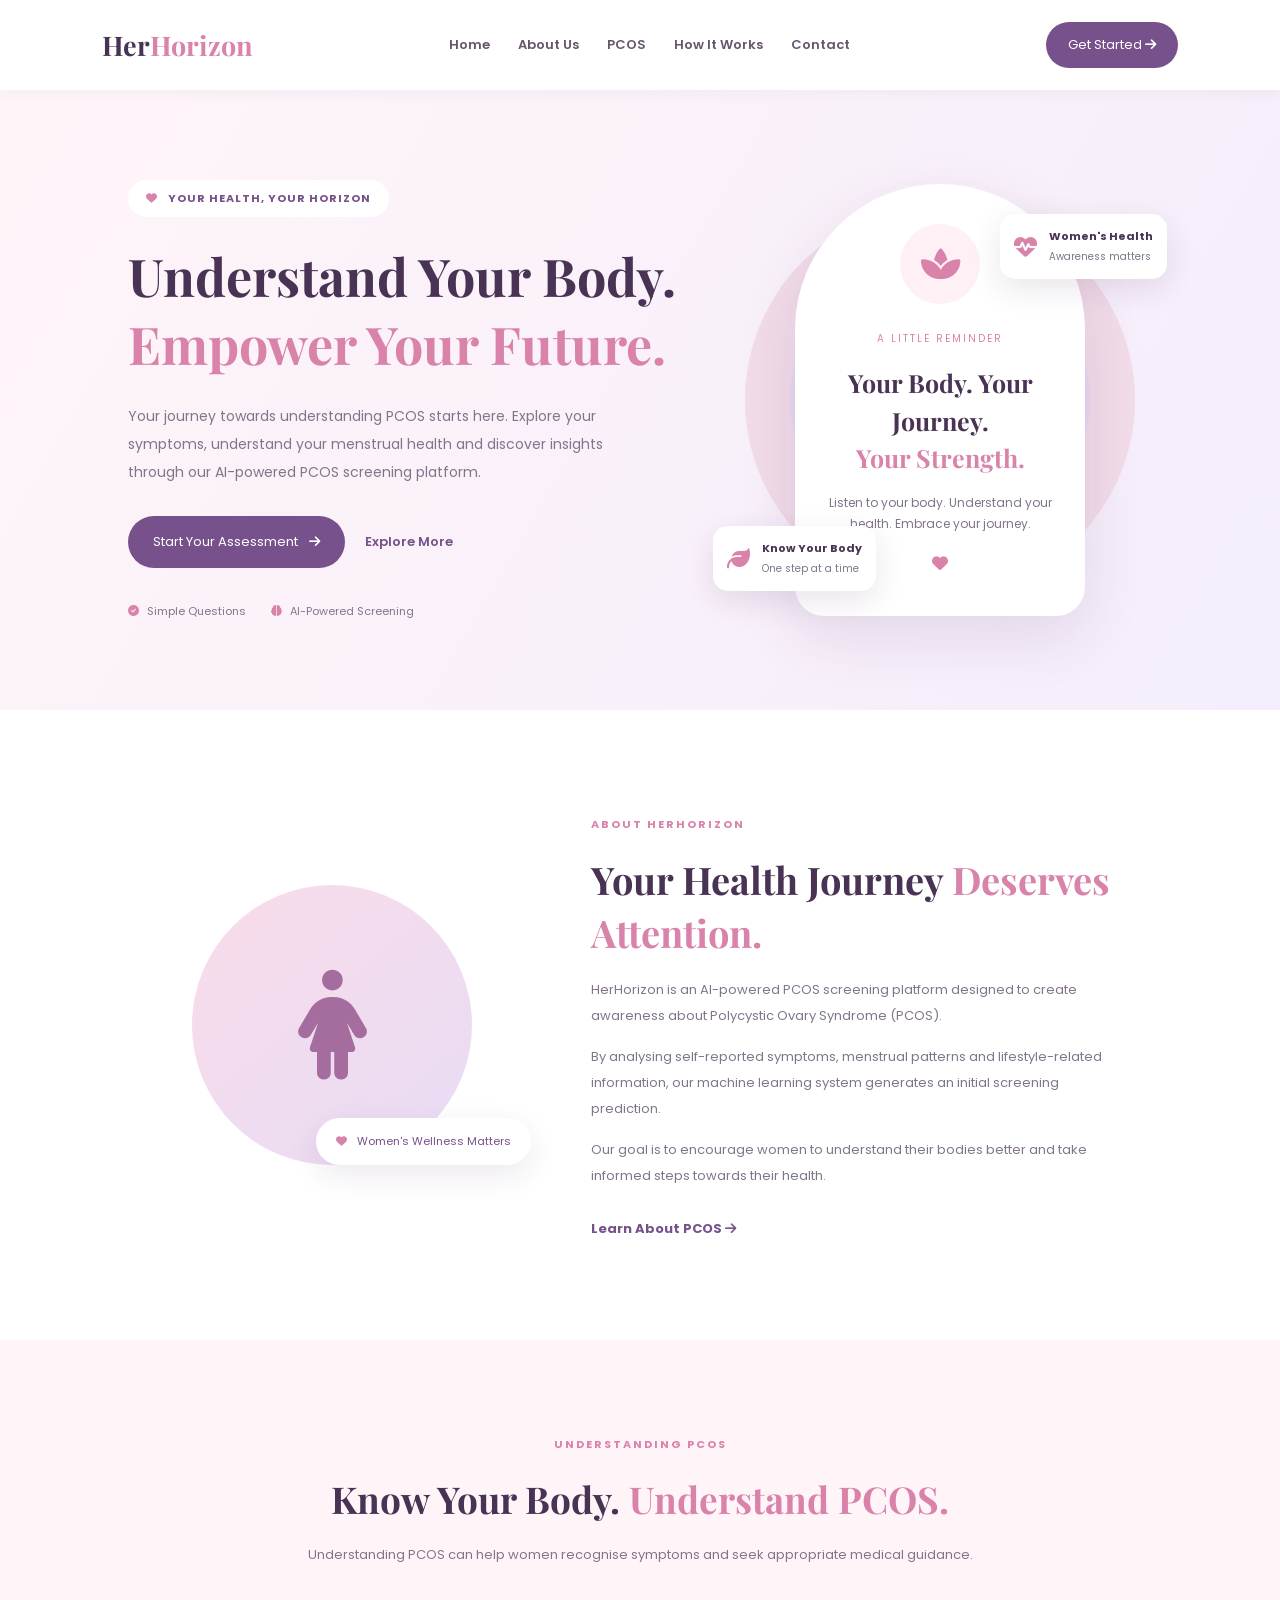
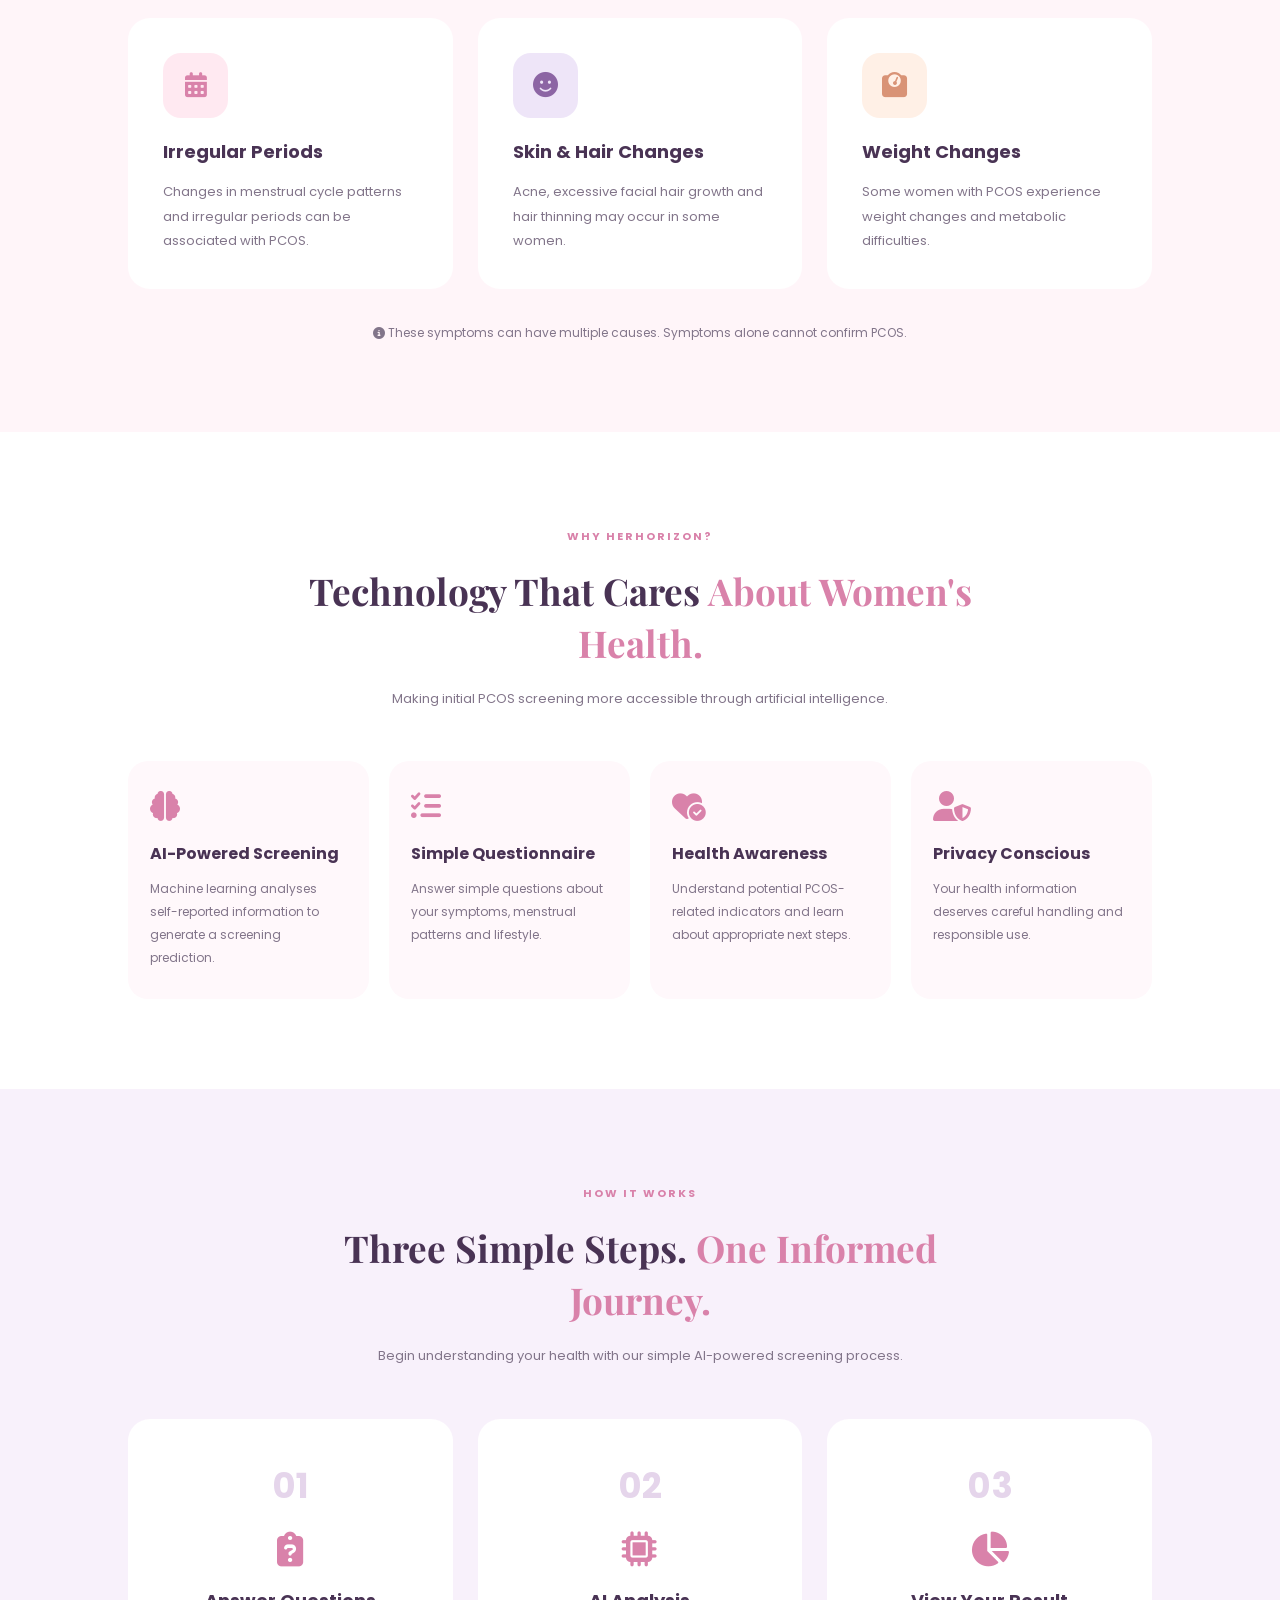
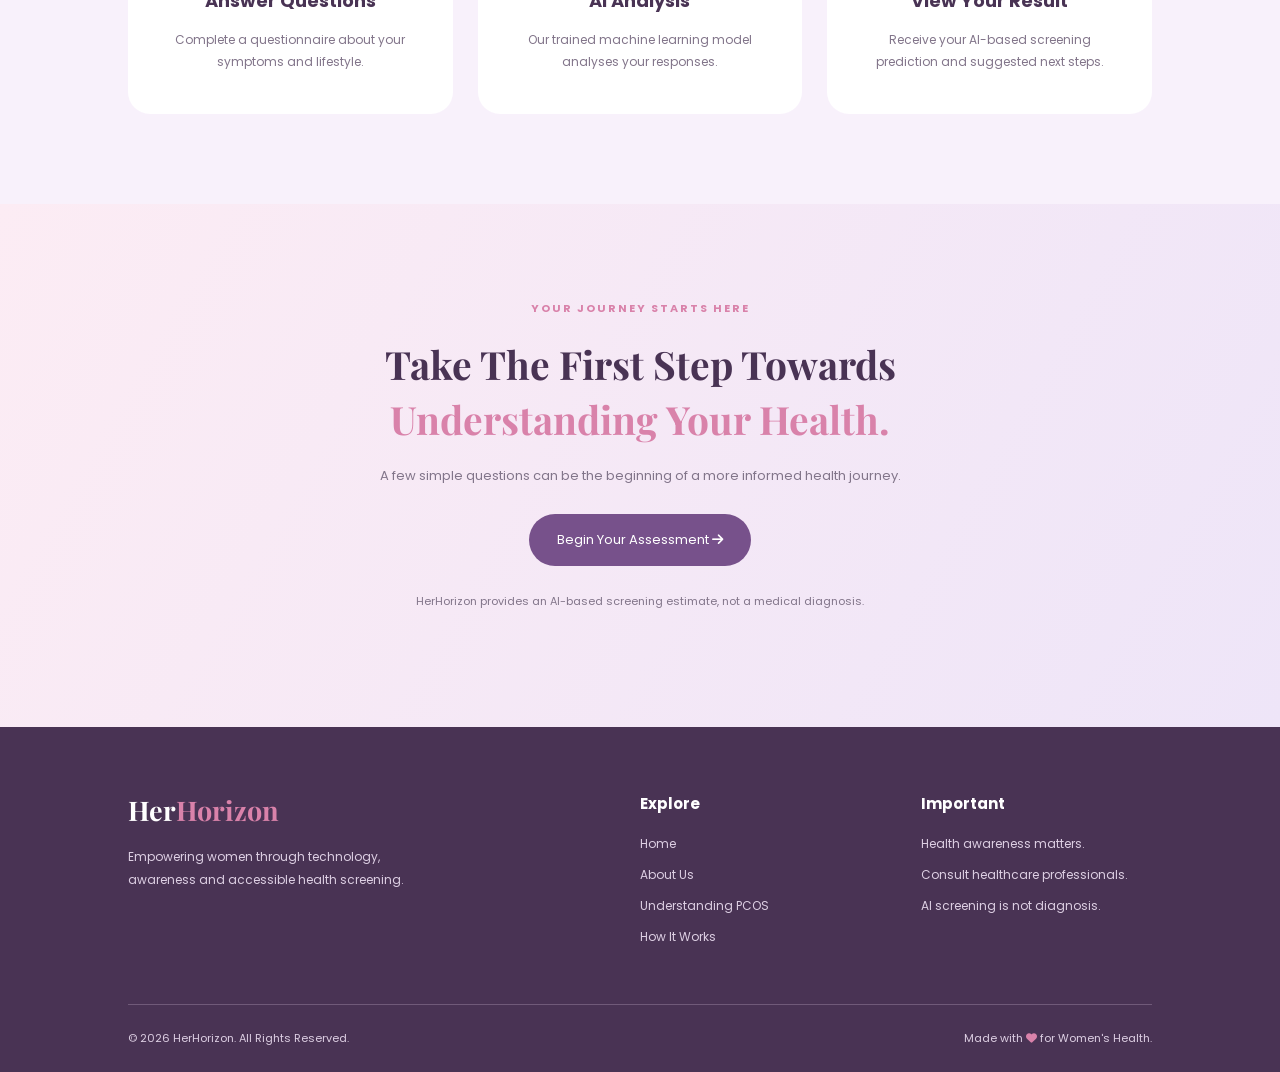
<file: HerHorizon2/HerHorizon2/templates/index.html>
<!DOCTYPE html>
<html lang="en">

<head>

    <meta charset="UTF-8">
    <meta name="viewport" content="width=device-width, initial-scale=1.0">

    <title>HerHorizon | Women's Health Platform</title>

    <link rel="stylesheet" href="../static/css/style.css">

    <link href="https://fonts.googleapis.com/css2?family=Poppins:wght@300;400;500;600;700;800&family=Playfair+Display:wght@500;600;700&display=swap" rel="stylesheet">

    <link rel="stylesheet" href="https://cdnjs.cloudflare.com/ajax/libs/font-awesome/6.5.0/css/all.min.css">

</head>

<body>

<!-- NAVBAR -->

<header class="navbar">

    <a href="#home" class="logo">
        Her<span>Horizon</span>
    </a>

    <nav class="nav-links">

        <a href="#home">Home</a>
        <a href="#about">About Us</a>
        <a href="#pcos">PCOS</a>
        <a href="#how-it-works">How It Works</a>
        <a href="#contact">Contact</a>

    </nav>

    <a href="#start" class="nav-btn">
        Get Started <i class="fa-solid fa-arrow-right"></i>
    </a>

</header>


<!-- HERO SECTION -->

<section class="hero" id="home">

    <div class="hero-content">

        <div class="hero-tag">
            <i class="fa-solid fa-heart"></i>
            YOUR HEALTH, YOUR HORIZON
        </div>

        <h1>
            Understand Your Body.
            <span>Empower Your Future.</span>
        </h1>

        <p class="hero-description">

            Your journey towards understanding PCOS starts here.

            Explore your symptoms, understand your menstrual
            health and discover insights through our
            AI-powered PCOS screening platform.

        </p>

        <div class="hero-buttons">

            <a href="#start" class="primary-btn">
                Start Your Assessment
                <i class="fa-solid fa-arrow-right"></i>
            </a>

            <a href="#about" class="secondary-btn">
                Explore More
            </a>

        </div>

        <div class="hero-features">

            <span>
                <i class="fa-solid fa-circle-check"></i>
                Simple Questions
            </span>

            <span>
                <i class="fa-solid fa-brain"></i>
                AI-Powered Screening
            </span>

        </div>

    </div>


    <div class="hero-visual">

        <div class="decor-circle circle-one"></div>
        <div class="decor-circle circle-two"></div>

        <div class="hero-card">

            <div class="hero-icon">
                <i class="fa-solid fa-spa"></i>
            </div>

            <span>A LITTLE REMINDER</span>

            <h2>
                Your Body.
                Your Journey.
                <span>Your Strength.</span>
            </h2>

            <p>
                Listen to your body.
                Understand your health.
                Embrace your journey.
            </p>

            <i class="fa-solid fa-heart heart-icon"></i>

        </div>

        <div class="floating-card top-card">

            <i class="fa-solid fa-heart-pulse"></i>

            <div>
                <strong>Women's Health</strong>
                <small>Awareness matters</small>
            </div>

        </div>

        <div class="floating-card bottom-card">

            <i class="fa-solid fa-leaf"></i>

            <div>
                <strong>Know Your Body</strong>
                <small>One step at a time</small>
            </div>

        </div>

    </div>

</section>


<!-- ABOUT SECTION -->

<section class="about-section" id="about">

    <div class="about-visual">

        <div class="about-circle">
            <i class="fa-solid fa-person-dress"></i>
        </div>

        <div class="about-badge">
            <i class="fa-solid fa-heart"></i>
            Women's Wellness Matters
        </div>

    </div>


    <div class="about-content">

        <span class="section-tag">ABOUT HERHORIZON</span>

        <h2>
            Your Health Journey
            <span>Deserves Attention.</span>
        </h2>

        <p>
            HerHorizon is an AI-powered PCOS screening platform
            designed to create awareness about Polycystic
            Ovary Syndrome (PCOS).
        </p>

        <p>
            By analysing self-reported symptoms, menstrual
            patterns and lifestyle-related information,
            our machine learning system generates an
            initial screening prediction.
        </p>

        <p>
            Our goal is to encourage women to understand
            their bodies better and take informed steps
            towards their health.
        </p>

        <a href="#pcos" class="text-link">
            Learn About PCOS
            <i class="fa-solid fa-arrow-right"></i>
        </a>

    </div>

</section>


<!-- PCOS SECTION -->

<section class="pcos-section" id="pcos">

    <div class="section-heading">

        <span class="section-tag">UNDERSTANDING PCOS</span>

        <h2>
            Know Your Body.
            <span>Understand PCOS.</span>
        </h2>

        <p>
            Understanding PCOS can help women recognise
            symptoms and seek appropriate medical guidance.
        </p>

    </div>


    <div class="pcos-grid">

        <div class="pcos-card">

            <div class="pcos-icon pink">
                <i class="fa-solid fa-calendar-days"></i>
            </div>

            <h3>Irregular Periods</h3>

            <p>
                Changes in menstrual cycle patterns and
                irregular periods can be associated with PCOS.
            </p>

        </div>


        <div class="pcos-card">

            <div class="pcos-icon purple">
                <i class="fa-solid fa-face-smile"></i>
            </div>

            <h3>Skin & Hair Changes</h3>

            <p>
                Acne, excessive facial hair growth and
                hair thinning may occur in some women.
            </p>

        </div>


        <div class="pcos-card">

            <div class="pcos-icon peach">
                <i class="fa-solid fa-weight-scale"></i>
            </div>

            <h3>Weight Changes</h3>

            <p>
                Some women with PCOS experience weight
                changes and metabolic difficulties.
            </p>

        </div>

    </div>


    <p class="pcos-note">
        <i class="fa-solid fa-circle-info"></i>
        These symptoms can have multiple causes.
        Symptoms alone cannot confirm PCOS.
    </p>

</section>


<!-- WHY HERHORIZON -->

<section class="why-section">

    <div class="section-heading">

        <span class="section-tag">WHY HERHORIZON?</span>

        <h2>
            Technology That Cares
            <span>About Women's Health.</span>
        </h2>

        <p>
            Making initial PCOS screening more accessible
            through artificial intelligence.
        </p>

    </div>


    <div class="why-grid">

        <div class="why-card">

            <i class="fa-solid fa-brain"></i>

            <h3>AI-Powered Screening</h3>

            <p>
                Machine learning analyses self-reported
                information to generate a screening prediction.
            </p>

        </div>


        <div class="why-card">

            <i class="fa-solid fa-list-check"></i>

            <h3>Simple Questionnaire</h3>

            <p>
                Answer simple questions about your symptoms,
                menstrual patterns and lifestyle.
            </p>

        </div>


        <div class="why-card">

            <i class="fa-solid fa-heart-circle-check"></i>

            <h3>Health Awareness</h3>

            <p>
                Understand potential PCOS-related indicators
                and learn about appropriate next steps.
            </p>

        </div>


        <div class="why-card">

            <i class="fa-solid fa-user-shield"></i>

            <h3>Privacy Conscious</h3>

            <p>
                Your health information deserves careful
                handling and responsible use.
            </p>

        </div>

    </div>

</section>


<!-- HOW IT WORKS -->

<section class="how-section" id="how-it-works">

    <div class="section-heading">

        <span class="section-tag">HOW IT WORKS</span>

        <h2>
            Three Simple Steps.
            <span>One Informed Journey.</span>
        </h2>

        <p>
            Begin understanding your health with our
            simple AI-powered screening process.
        </p>

    </div>


    <div class="steps-grid">

        <div class="step-card">

            <span class="step-number">01</span>

            <i class="fa-solid fa-clipboard-question"></i>

            <h3>Answer Questions</h3>

            <p>
                Complete a questionnaire about your
                symptoms and lifestyle.
            </p>

        </div>


        <div class="step-card">

            <span class="step-number">02</span>

            <i class="fa-solid fa-microchip"></i>

            <h3>AI Analysis</h3>

            <p>
                Our trained machine learning model
                analyses your responses.
            </p>

        </div>


        <div class="step-card">

            <span class="step-number">03</span>

            <i class="fa-solid fa-chart-pie"></i>

            <h3>View Your Result</h3>

            <p>
                Receive your AI-based screening prediction
                and suggested next steps.
            </p>

        </div>

    </div>

</section>


<!-- CTA SECTION -->

<section class="cta-section" id="start">

    <div class="cta-content">

        <span class="section-tag">
            YOUR JOURNEY STARTS HERE
        </span>

        <h2>
            Take The First Step Towards
            <span>Understanding Your Health.</span>
        </h2>

        <p>
            A few simple questions can be the beginning
            of a more informed health journey.
        </p>

       <a href="/assessment" class="cta-btn">
            Begin Your Assessment
            <i class="fa-solid fa-arrow-right"></i>
        </a>

        <p class="disclaimer">
            HerHorizon provides an AI-based screening estimate,
            not a medical diagnosis.
        </p>

    </div>

</section>


<!-- FOOTER -->

<footer class="footer" id="contact">

    <div class="footer-grid">

        <div class="footer-about">

            <h2>
                Her<span>Horizon</span>
            </h2>

            <p>
                Empowering women through technology,
                awareness and accessible health screening.
            </p>

        </div>


        <div class="footer-links">

            <h3>Explore</h3>

            <a href="#home">Home</a>
            <a href="#about">About Us</a>
            <a href="#pcos">Understanding PCOS</a>
            <a href="#how-it-works">How It Works</a>

        </div>


        <div class="footer-links">

            <h3>Important</h3>

            <p>Health awareness matters.</p>
            <p>Consult healthcare professionals.</p>
            <p>AI screening is not diagnosis.</p>

        </div>

    </div>


    <div class="footer-bottom">

        <p>© 2026 HerHorizon. All Rights Reserved.</p>

        <p>
            Made with
            <i class="fa-solid fa-heart"></i>
            for Women's Health.
        </p>

    </div>

</footer>


<script src="../static/js/script.js"></script>

</body>
</html>
</file>
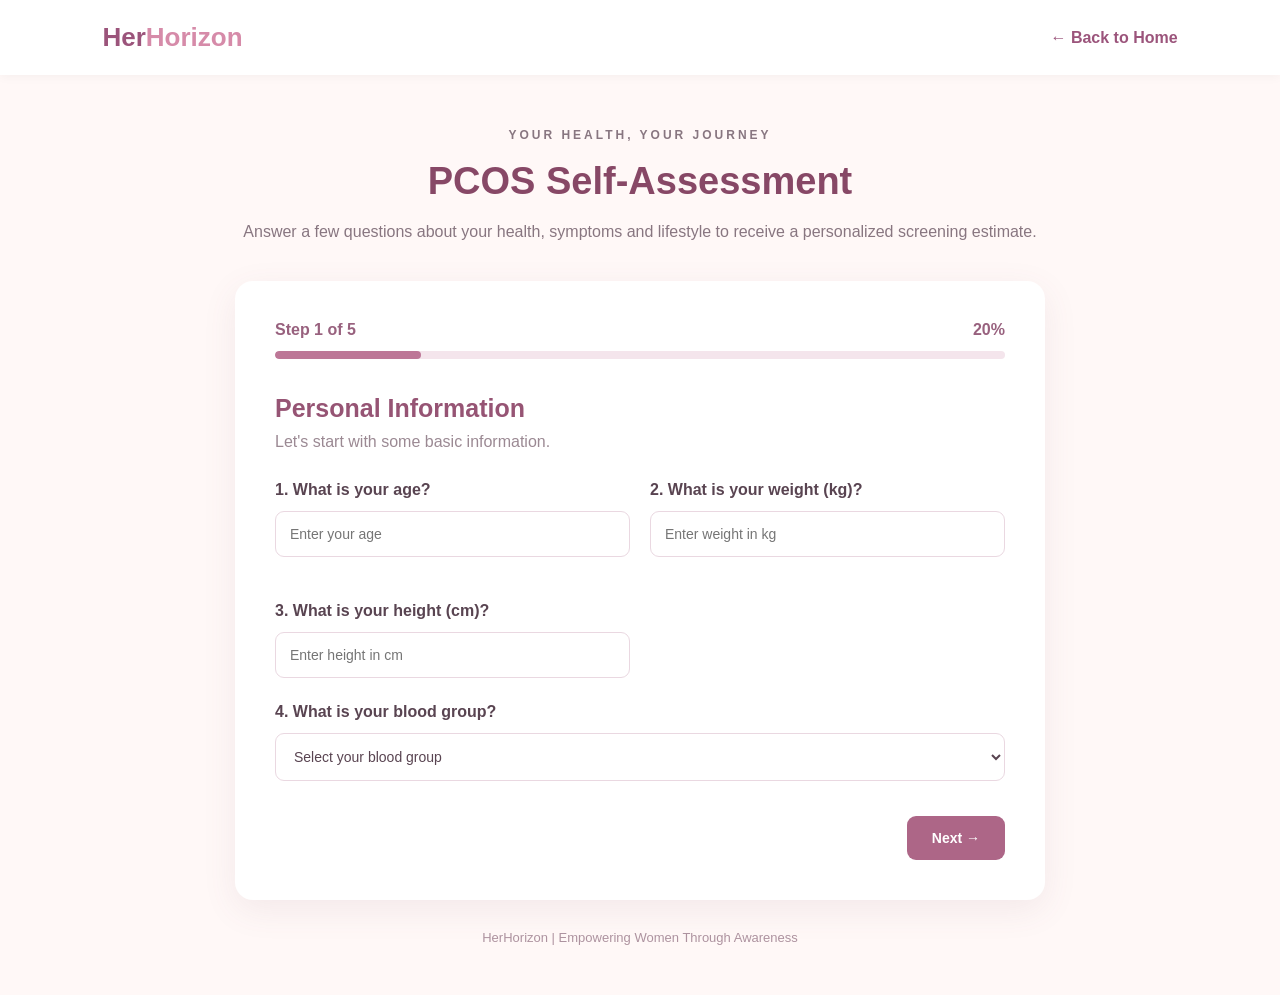
<file: HerHorizon2/HerHorizon2/templates/assessment.html>
<!DOCTYPE html>
<html lang="en">

<head>
    <meta charset="UTF-8">
    <meta name="viewport" content="width=device-width, initial-scale=1.0">

    <title>PCOS Assessment | HerHorizon</title>

    <link rel="stylesheet" href="../static/css/assessment.css">
</head>

<body>

    <header class="header">
        <div class="logo">Her<span>Horizon</span></div>
        <a href="index.html" class="back-home">← Back to Home</a>
    </header>

    <main class="assessment-container">

        <div class="intro">
            <p class="tagline">YOUR HEALTH, YOUR JOURNEY</p>

            <h1>PCOS Self-Assessment</h1>

            <p>
                Answer a few questions about your health, symptoms
                and lifestyle to receive a personalized screening estimate.
            </p>
        </div>

        <div class="form-card">

            <div class="progress-section">

                <div class="progress-info">
                    <span id="step-title">Step 1 of 5</span>
                    <span id="progress-percent">20%</span>
                </div>

                <div class="progress-bar">
                    <div id="progress-fill"></div>
                </div>

            </div>

            <form id="assessment-form">

                <!-- STEP 1: PERSONAL INFORMATION -->

                <section class="form-step active">

                    <h2>Personal Information</h2>

                    <p class="section-description">
                        Let's start with some basic information.
                    </p>

                    <div class="form-grid">

                        <div class="form-group">
                            <label>1. What is your age?</label>
                            <input type="number" name="age"
                                placeholder="Enter your age"
                                min="18" max="100" required>
                        </div>

                        <div class="form-group">
                            <label>2. What is your weight (kg)?</label>
                            <input type="number" name="weight"
                                placeholder="Enter weight in kg"
                                min="1" max="300" step="0.1" required>
                        </div>

                        <div class="form-group">
                            <label>3. What is your height (cm)?</label>
                            <input type="number" name="height"
                                placeholder="Enter height in cm"
                                min="50" max="250" step="0.1" required>
                        </div>

                    </div>

                </section>

                <div class="form-group">

                <label>4. What is your blood group?</label>

                          <select name="blood_group" required>

                               <option value="">Select your blood group</option>

                               <option value="A+">A+</option>
                               <option value="A-">A-</option>

                               <option value="B+">B+</option>
                               <option value="B-">B-</option>

                               <option value="AB+">AB+</option>
                               <option value="AB-">AB-</option>

                               <option value="O+">O+</option>
                               <option value="O-">O-</option>

                        </select>

                </div>

    


                <!-- STEP 2: MENSTRUAL HEALTH -->

                <section class="form-step">

                    <h2>Menstrual Health</h2>

                    <p class="section-description">
                        Tell us about your menstrual cycle.
                    </p>

                    <div class="form-group">

                        <label>5. Is your menstrual cycle regular?</label>

                        <div class="radio-group">

                            <label>
                                <input type="radio" name="cycle_regular"
                                    value="1" required>
                                Yes
                            </label>

                            <label>
                                <input type="radio" name="cycle_regular"
                                    value="0">
                                No
                            </label>

                        </div>

                    </div>

                    <div class="form-group">

                        <label>6. What is your average cycle length (days)?</label>

                        <input type="number" name="cycle_length"
                            placeholder="Example: 28"
                            min="1" max="90" required>

                        <small>
                            Count from the first day of one period
                            to the first day of the next.
                        </small>

                    </div>

                </section>


                <!-- STEP 3: REPRODUCTIVE HISTORY -->

                <section class="form-step">

                    <h2>Reproductive History</h2>

                    <p class="section-description">
                        A few questions about your reproductive history.
                    </p>

                    <div class="form-group">

                        <label>7. Years of marriage</label>

                        <input type="number" name="years_married"
                            placeholder="Enter years of marriage"
                            min="0" max="100" required>

                    </div>

                    <div class="form-group">

                        <label>8. Have you ever been pregnant?</label>

                        <div class="radio-group">

                            <label>
                                <input type="radio" name="pregnant"
                                    value="1" required>
                                Yes
                            </label>

                            <label>
                                <input type="radio" name="pregnant"
                                    value="0">
                                No
                            </label>

                        </div>

                    </div>

                    <div class="form-group">

                        <label>9. Number of abortions</label>

                        <input type="number" name="abortions"
                            placeholder="Enter number"
                            min="0" max="30" required>

                    </div>

                    <div class="form-grid">

                        <div class="form-group">

                            <label>10. Hip measurement (cm)</label>

                            <input type="number" name="hip"
                                placeholder="Hip measurement"
                                min="30" max="250" step="0.1" required>

                        </div>

                        <div class="form-group">

                            <label>11. Waist measurement (cm)</label>

                            <input type="number" name="waist"
                                placeholder="Waist measurement"
                                min="30" max="250" step="0.1" required>

                        </div>

                    </div>

                </section>


                <!-- STEP 4: PHYSICAL SYMPTOMS -->

                <section class="form-step">

                    <h2>Physical Symptoms</h2>

                    <p class="section-description">
                        Let us understand the symptoms you experience.
                    </p>

                    <div class="form-group">

                        <label>12. Have you experienced unexplained weight gain?</label>

                        <div class="radio-group">
                            <label><input type="radio" name="weight_gain" value="1" required> Yes</label>
                            <label><input type="radio" name="weight_gain" value="0"> No</label>
                        </div>

                    </div>

                    <div class="form-group">

                        <label>13. Do you experience excessive hair growth?</label>

                        <div class="radio-group">
                            <label><input type="radio" name="hair_growth" value="1" required> Yes</label>
                            <label><input type="radio" name="hair_growth" value="0"> No</label>
                        </div>

                    </div>

                    <div class="form-group">

                        <label>13. Do you experience skin darkening?</label>

                        <div class="radio-group">
                            <label><input type="radio" name="skin_darkening" value="1" required> Yes</label>
                            <label><input type="radio" name="skin_darkening" value="0"> No</label>
                        </div>

                    </div>

                    <div class="form-group">

                        <label>15. Do you experience hair loss?</label>

                        <div class="radio-group">
                            <label><input type="radio" name="hair_loss" value="1" required> Yes</label>
                            <label><input type="radio" name="hair_loss" value="0"> No</label>
                        </div>

                    </div>

                    <div class="form-group">

                        <label>16. Do you frequently experience pimples or acne?</label>

                        <div class="radio-group">
                            <label><input type="radio" name="pimples" value="1" required> Yes</label>
                            <label><input type="radio" name="pimples" value="0"> No</label>
                        </div>

                    </div>

                </section>


                <!-- STEP 5: LIFESTYLE -->

                <section class="form-step">

                    <h2>Lifestyle Habits</h2>

                    <p class="section-description">
                        Finally, tell us about your daily lifestyle.
                    </p>

                    <div class="form-group">

                        <label>17. Do you frequently consume fast food?</label>

                        <div class="radio-group">
                            <label><input type="radio" name="fast_food" value="1" required> Yes</label>
                            <label><input type="radio" name="fast_food" value="0"> No</label>
                        </div>

                    </div>

                    <div class="form-group">

                        <label>18. Do you exercise regularly?</label>

                        <div class="radio-group">
                            <label><input type="radio" name="exercise" value="1" required> Yes</label>
                            <label><input type="radio" name="exercise" value="0"> No</label>
                        </div>

                    </div>

                    <div class="notice">
                        Your responses will be used to generate a
                        preliminary ML-based screening estimate.
                        This assessment is not a medical diagnosis.
                    </div>

                </section>


                <!-- NAVIGATION BUTTONS -->

                <div class="button-container">

                    <button type="button" id="prev-btn" class="prev-btn">
                        Previous
                    </button>

                    <button type="button" id="next-btn" class="next-btn">
                        Next →
                    </button>

                    <button type="submit" id="submit-btn" class="submit-btn">
                        Submit Assessment →
                    </button>

                </div>

            </form>

        </div>

        <p class="footer-note">
            HerHorizon | Empowering Women Through Awareness
        </p>

    </main>

    <script src="../static/js/assessment.js"></script>

</body>
</html>
</file>
<file: HerHorizon2/HerHorizon2/static/css/style.css>
/* GLOBAL */

* {
    margin: 0;
    padding: 0;
    box-sizing: border-box;
}

html {
    scroll-behavior: smooth;
    scroll-padding-top: 90px;
}

body {
    font-family: 'Poppins', sans-serif;
    background: #fffafd;
    color: #493354;
    overflow-x: hidden;
}

:root {
    --purple: #77518b;
    --dark: #493354;
    --pink: #d982aa;
    --light-pink: #fff0f6;
    --lavender: #f1e9f8;
    --text: #82758a;
}


/* NAVBAR */

.navbar {
    width: 100%;
    padding: 22px 8%;
    display: flex;
    justify-content: space-between;
    align-items: center;
    background: white;
    position: sticky;
    top: 0;
    z-index: 100;
    box-shadow: 0 2px 15px rgba(70,40,80,0.05);
}

.logo {
    text-decoration: none;
    font-family: 'Playfair Display', serif;
    font-size: 27px;
    font-weight: 700;
    color: var(--dark);
}

.logo span,
.footer-about h2 span {
    color: var(--pink);
}

.nav-links {
    display: flex;
    gap: 28px;
}

.nav-links a {
    text-decoration: none;
    font-size: 13px;
    font-weight: 600;
    color: #67576e;
    transition: 0.3s;
}

.nav-links a:hover {
    color: var(--pink);
}

.nav-btn {
    text-decoration: none;
    background: var(--purple);
    color: white;
    padding: 13px 22px;
    border-radius: 30px;
    font-size: 13px;
    transition: 0.3s;
}

.nav-btn:hover {
    background: var(--pink);
}


/* HERO */

.hero {
    min-height: 620px;
    padding: 80px 10%;
    display: flex;
    align-items: center;
    justify-content: space-between;
    gap: 45px;
    background: linear-gradient(120deg,#fff5f9,#f4edfb);
}

.hero-content {
    width: 55%;
}

.hero-tag {
    display: inline-block;
    padding: 10px 18px;
    background: white;
    border-radius: 30px;
    color: var(--purple);
    font-size: 11px;
    letter-spacing: 1px;
    font-weight: 700;
    margin-bottom: 25px;
}

.hero-tag i {
    color: var(--pink);
    margin-right: 7px;
}

.hero h1 {
    font-family: 'Playfair Display', serif;
    font-size: 52px;
    line-height: 1.3;
    margin-bottom: 25px;
}

.hero h1 span {
    display: block;
    color: var(--pink);
}

.hero-description {
    font-size: 14px;
    line-height: 2;
    color: var(--text);
    max-width: 530px;
    margin-bottom: 30px;
}

.hero-buttons {
    display: flex;
    gap: 20px;
    align-items: center;
    flex-wrap: wrap;
}

.primary-btn {
    text-decoration: none;
    background: var(--purple);
    color: white;
    padding: 16px 25px;
    border-radius: 30px;
    font-size: 13px;
    transition: 0.3s;
}

.primary-btn:hover {
    background: var(--pink);
    transform: translateY(-3px);
}

.primary-btn i {
    margin-left: 8px;
}

.secondary-btn {
    text-decoration: none;
    color: var(--purple);
    font-size: 13px;
    font-weight: 600;
}

.hero-features {
    display: flex;
    gap: 25px;
    flex-wrap: wrap;
    margin-top: 35px;
}

.hero-features span {
    font-size: 11px;
    color: var(--text);
}

.hero-features i {
    color: var(--pink);
    margin-right: 5px;
}


/* HERO VISUAL */

.hero-visual {
    width: 42%;
    min-height: 430px;
    display: flex;
    align-items: center;
    justify-content: center;
    position: relative;
}

.decor-circle {
    position: absolute;
    border-radius: 50%;
}

.circle-one {
    width: 390px;
    height: 390px;
    background: #f2dce9;
}

.circle-two {
    width: 300px;
    height: 300px;
    background: #e6d8f2;
}

.hero-card {
    width: 290px;
    padding: 40px 30px;
    background: white;
    text-align: center;
    border-radius: 150px 150px 30px 30px;
    position: relative;
    z-index: 2;
    box-shadow: 0 20px 60px rgba(80,40,90,0.12);
}

.hero-icon {
    width: 80px;
    height: 80px;
    margin: auto auto 20px;
    display: flex;
    justify-content: center;
    align-items: center;
    background: var(--light-pink);
    border-radius: 50%;
    color: var(--pink);
    font-size: 35px;
}

.hero-card > span {
    font-size: 10px;
    letter-spacing: 2px;
    color: var(--pink);
}

.hero-card h2 {
    font-family: 'Playfair Display', serif;
    font-size: 25px;
    line-height: 1.5;
    margin-top: 15px;
}

.hero-card h2 span {
    display: block;
    color: var(--pink);
}

.hero-card p {
    font-size: 12px;
    color: var(--text);
    line-height: 1.8;
    margin-top: 15px;
}

.heart-icon {
    color: var(--pink);
    margin-top: 20px;
}

.floating-card {
    position: absolute;
    z-index: 3;
    background: white;
    display: flex;
    align-items: center;
    gap: 12px;
    padding: 14px;
    border-radius: 15px;
    box-shadow: 0 10px 30px rgba(80,40,90,0.12);
}

.floating-card > i {
    font-size: 23px;
    color: var(--pink);
}

.floating-card strong {
    display: block;
    font-size: 11px;
}

.floating-card small {
    display: block;
    font-size: 10px;
    color: var(--text);
    margin-top: 4px;
}

.top-card {
    top: 30px;
    right: -15px;
}

.bottom-card {
    bottom: 25px;
    left: -15px;
}


/* COMMON SECTION */

.section-heading {
    text-align: center;
    max-width: 700px;
    margin: 0 auto 50px;
}

.section-tag {
    font-size: 11px;
    font-weight: 700;
    letter-spacing: 2px;
    color: var(--pink);
}

.section-heading h2,
.about-content h2,
.cta-content h2 {
    font-family: 'Playfair Display', serif;
    font-size: 37px;
    line-height: 1.4;
    margin: 18px 0;
    color: var(--dark);
}

.section-heading h2 span,
.about-content h2 span,
.cta-content h2 span {
    color: var(--pink);
}

.section-heading p {
    font-size: 13px;
    line-height: 1.9;
    color: var(--text);
}


/* ABOUT */

.about-section {
    padding: 100px 12%;
    display: flex;
    align-items: center;
    gap: 80px;
    background: white;
}

.about-visual {
    width: 40%;
    min-height: 320px;
    display: flex;
    justify-content: center;
    align-items: center;
    position: relative;
}

.about-circle {
    width: 280px;
    height: 280px;
    border-radius: 50%;
    background: linear-gradient(140deg,#f9dce9,#e8dcf5);
    display: flex;
    justify-content: center;
    align-items: center;
}

.about-circle i {
    font-size: 110px;
    color: #a56d9d;
}

.about-badge {
    position: absolute;
    bottom: 20px;
    right: -20px;
    background: white;
    padding: 15px 20px;
    border-radius: 30px;
    box-shadow: 0 10px 30px rgba(80,40,90,0.1);
    font-size: 11px;
    color: var(--purple);
}

.about-badge i {
    color: var(--pink);
    margin-right: 7px;
}

.about-content {
    width: 60%;
}

.about-content h2 {
    font-size: 38px;
}

.about-content p {
    color: var(--text);
    font-size: 13px;
    line-height: 2;
    margin-bottom: 15px;
}

.text-link {
    display: inline-block;
    margin-top: 15px;
    text-decoration: none;
    color: var(--purple);
    font-weight: 700;
    font-size: 13px;
}


/* PCOS */

.pcos-section {
    padding: 90px 10%;
    background: #fff5f9;
}

.pcos-grid {
    display: grid;
    grid-template-columns: repeat(3,1fr);
    gap: 25px;
}

.pcos-card {
    background: white;
    padding: 35px;
    border-radius: 22px;
    transition: 0.3s;
}

.pcos-card:hover {
    transform: translateY(-8px);
    box-shadow: 0 15px 35px rgba(100,50,100,0.1);
}

.pcos-icon {
    width: 65px;
    height: 65px;
    display: flex;
    align-items: center;
    justify-content: center;
    border-radius: 18px;
    margin-bottom: 20px;
    font-size: 25px;
}

.pink {
    background: #ffe9f1;
    color: #d982aa;
}

.purple {
    background: #eee5f8;
    color: #8c65a4;
}

.peach {
    background: #fff0e6;
    color: #d99376;
}

.pcos-card h3 {
    font-size: 18px;
    margin-bottom: 15px;
}

.pcos-card p {
    font-size: 13px;
    color: var(--text);
    line-height: 1.9;
}

.pcos-note {
    text-align: center;
    margin-top: 35px;
    color: var(--text);
    font-size: 12px;
}


/* WHY HERHORIZON */

.why-section {
    padding: 90px 10%;
    background: white;
}

.why-grid {
    display: grid;
    grid-template-columns: repeat(4,1fr);
    gap: 20px;
}

.why-card {
    padding: 30px 22px;
    border-radius: 20px;
    background: #fff8fb;
    transition: 0.3s;
}

.why-card:hover {
    background: #f7effa;
    transform: translateY(-7px);
}

.why-card > i {
    font-size: 30px;
    color: var(--pink);
    margin-bottom: 20px;
}

.why-card h3 {
    font-size: 16px;
    margin-bottom: 12px;
}

.why-card p {
    font-size: 12px;
    color: var(--text);
    line-height: 1.9;
}


/* HOW IT WORKS */

.how-section {
    padding: 90px 10%;
    background: #f8f1fb;
}

.steps-grid {
    display: grid;
    grid-template-columns: repeat(3,1fr);
    gap: 25px;
}

.step-card {
    position: relative;
    text-align: center;
    background: white;
    padding: 40px 30px;
    border-radius: 22px;
    transition: 0.3s;
}

.step-card:hover {
    transform: translateY(-8px);
}

.step-number {
    display: block;
    font-size: 35px;
    font-weight: 700;
    color: #e5d5eb;
    margin-bottom: 20px;
}

.step-card > i {
    font-size: 35px;
    color: var(--pink);
    margin-bottom: 20px;
}

.step-card h3 {
    font-size: 18px;
    margin-bottom: 15px;
}

.step-card p {
    color: var(--text);
    font-size: 12px;
    line-height: 1.9;
}


/* CTA */

.cta-section {
    padding: 90px 15%;
    text-align: center;
    background: linear-gradient(120deg,#fcecf4,#eee5f8);
}

.cta-content {
    max-width: 750px;
    margin: auto;
}

.cta-content h2 {
    font-size: 39px;
}

.cta-content p {
    color: var(--text);
    font-size: 13px;
    line-height: 1.9;
    margin-bottom: 25px;
}

.cta-btn {
    display: inline-block;
    text-decoration: none;
    background: var(--purple);
    color: white;
    padding: 16px 28px;
    border-radius: 30px;
    font-size: 13px;
    transition: 0.3s;
}

.cta-btn:hover {
    background: var(--pink);
    transform: translateY(-3px);
}

.disclaimer {
    font-size: 11px !important;
    margin-top: 25px;
}


/* FOOTER */

.footer {
    background: #493354;
    color: white;
    padding: 65px 10% 25px;
}

.footer-grid {
    display: grid;
    grid-template-columns: 2fr 1fr 1fr;
    gap: 50px;
    padding-bottom: 45px;
}

.footer-about h2 {
    font-family: 'Playfair Display',serif;
    font-size: 27px;
}

.footer-about p {
    font-size: 12px;
    line-height: 1.9;
    color: #ddcfe3;
    margin-top: 18px;
    max-width: 300px;
}

.footer-links h3 {
    font-size: 15px;
    margin-bottom: 20px;
}

.footer-links a,
.footer-links p {
    display: block;
    color: #ddcfe3;
    font-size: 12px;
    text-decoration: none;
    margin-bottom: 13px;
}

.footer-links a:hover {
    color: var(--pink);
}

.footer-bottom {
    border-top: 1px solid #705a79;
    padding-top: 25px;
    display: flex;
    justify-content: space-between;
    flex-wrap: wrap;
    gap: 15px;
}

.footer-bottom p {
    font-size: 11px;
    color: #ddcfe3;
}

.footer-bottom i {
    color: var(--pink);
}


/* RESPONSIVE */

@media(max-width:1000px) {

    .navbar {
        padding: 20px 5%;
    }

    .nav-links {
        gap: 13px;
    }

    .hero {
        padding: 70px 6%;
    }

    .hero h1 {
        font-size: 42px;
    }

    .why-grid {
        grid-template-columns: repeat(2,1fr);
    }

}

@media(max-width:768px) {

    .navbar {
        flex-wrap: wrap;
        gap: 20px;
    }

    .nav-links {
        order: 3;
        width: 100%;
        overflow-x: auto;
        padding-bottom: 5px;
    }

    .hero {
        flex-direction: column;
        text-align: center;
    }

    .hero-content,
    .hero-visual {
        width: 100%;
    }

    .hero h1 {
        font-size: 36px;
    }

    .hero-buttons,
    .hero-features {
        justify-content: center;
    }

    .about-section {
        flex-direction: column;
        text-align: center;
        padding: 70px 7%;
    }

    .about-content,
    .about-visual {
        width: 100%;
    }

    .pcos-grid,
    .steps-grid {
        grid-template-columns: 1fr;
    }

    .why-grid {
        grid-template-columns: 1fr 1fr;
    }

    .section-heading h2,
    .about-content h2 {
        font-size: 29px;
    }

    .footer-grid {
        grid-template-columns: 1fr;
        gap: 30px;
    }

}

@media(max-width:480px) {

    .hero h1 {
        font-size: 31px;
    }

    .why-grid {
        grid-template-columns: 1fr;
    }

    .hero-card {
        width: 260px;
    }

    .circle-one {
        width: 310px;
        height: 310px;
    }

    .circle-two {
        width: 250px;
        height: 250px;
    }

    .footer-bottom {
        flex-direction: column;
        text-align: center;
    }

}
</file>
<file: HerHorizon2/HerHorizon2/static/css/assessment.css>
* {
    margin: 0;
    padding: 0;
    box-sizing: border-box;
}

body {
    font-family: 'Segoe UI', sans-serif;
    background: #fff8f7;
    color: #40323b;
}

.header {
    display: flex;
    justify-content: space-between;
    align-items: center;
    padding: 22px 8%;
    background: white;
    box-shadow: 0 2px 10px rgba(0,0,0,0.04);
}

.logo {
    font-size: 26px;
    font-weight: 700;
    color: #9b547b;
}

.logo span {
    color: #d68ba9;
}

.back-home {
    text-decoration: none;
    color: #9b547b;
    font-weight: 600;
}

.assessment-container {
    max-width: 850px;
    margin: 50px auto;
    padding: 0 20px;
}

.intro {
    text-align: center;
    margin-bottom: 35px;
}

.tagline {
    color: #c17a9a;
    letter-spacing: 3px;
    font-size: 12px;
    font-weight: bold;
    margin-bottom: 15px;
}

.intro h1 {
    font-size: 38px;
    color: #874866;
    margin-bottom: 15px;
}

.intro p {
    color: #887680;
    line-height: 1.7;
}

.form-card {
    background: white;
    padding: 40px;
    border-radius: 18px;
    box-shadow: 0 10px 35px rgba(125, 75, 100, 0.09);
}

.progress-section {
    margin-bottom: 35px;
}

.progress-info {
    display: flex;
    justify-content: space-between;
    margin-bottom: 12px;
    color: #98617e;
    font-weight: 600;
}

.progress-bar {
    width: 100%;
    height: 8px;
    background: #f4e5ec;
    border-radius: 20px;
    overflow: hidden;
}

#progress-fill {
    height: 100%;
    width: 20%;
    background: #bd7797;
    border-radius: 20px;
    transition: width 0.3s ease;
}

.form-step {
    display: none;
}

.form-step.active {
    display: block;
    animation: fadeIn 0.3s ease;
}

@keyframes fadeIn {
    from {
        opacity: 0;
        transform: translateY(10px);
    }

    to {
        opacity: 1;
        transform: translateY(0);
    }
}

.form-step h2 {
    color: #965474;
    font-size: 25px;
    margin-bottom: 10px;
}

.section-description {
    color: #9b8993;
    margin-bottom: 30px;
}

.form-grid {
    display: grid;
    grid-template-columns: 1fr 1fr;
    gap: 20px;
}

.form-group {
    margin-bottom: 25px;
}
.form-group select {

    width: 100%;
    padding: 14px;

    border: 1px solid #ead8e1;
    border-radius: 9px;

    outline: none;
    font-size: 14px;

    background: white;
    color: #594451;

    cursor: pointer;

}

.form-group select:focus {

    border-color: #bd7797;

    box-shadow: 0 0 5px rgba(189,119,151,0.2);

}

.form-group label {
    display: block;
    font-weight: 600;
    margin-bottom: 12px;
    color: #594451;
}

.form-group input[type="number"] {
    width: 100%;
    padding: 14px;
    border: 1px solid #ead8e1;
    border-radius: 9px;
    outline: none;
    font-size: 14px;
    transition: 0.3s;
}

.form-group input:focus {
    border-color: #bd7797;
    box-shadow: 0 0 5px rgba(189,119,151,0.2);
}

.form-group small {
    display: block;
    margin-top: 8px;
    color: #a28f99;
}

.radio-group {
    display: flex;
    gap: 15px;
}

.radio-group label {
    display: flex;
    align-items: center;
    gap: 8px;
    background: #fff7fa;
    border: 1px solid #f0dce5;
    border-radius: 9px;
    padding: 12px 25px;
    cursor: pointer;
    font-weight: 500;
}

.radio-group input {
    accent-color: #b76e90;
}

.notice {
    background: #fff4f8;
    border-left: 4px solid #bd7797;
    padding: 15px;
    margin-top: 25px;
    border-radius: 6px;
    color: #846274;
    line-height: 1.6;
    font-size: 13px;
}

.button-container {
    display: flex;
    justify-content: space-between;
    margin-top: 35px;
    gap: 15px;
}

.button-container button {
    border: none;
    padding: 14px 25px;
    border-radius: 9px;
    font-size: 14px;
    font-weight: 600;
    cursor: pointer;
    transition: 0.3s;
}

.prev-btn {
    background: #f3e8ee;
    color: #925474;
}

.next-btn,
.submit-btn {
    background: #ad6687;
    color: white;
    margin-left: auto;
}

.next-btn:hover,
.submit-btn:hover {
    background: #8d4e6c;
}

.prev-btn:hover {
    background: #ead6e1;
}

#prev-btn,
#submit-btn {
    display: none;
}

.footer-note {
    text-align: center;
    margin-top: 30px;
    color: #ad929f;
    font-size: 13px;
}

@media(max-width: 600px) {

    .header {
        padding: 18px 5%;
    }

    .assessment-container {
        margin: 30px auto;
    }

    .intro h1 {
        font-size: 29px;
    }

    .form-card {
        padding: 22px;
    }

    .form-grid {
        grid-template-columns: 1fr;
        gap: 0;
    }

    .radio-group {
        flex-wrap: wrap;
    }

    .button-container button {
        padding: 12px 16px;
    }
}
</file>
